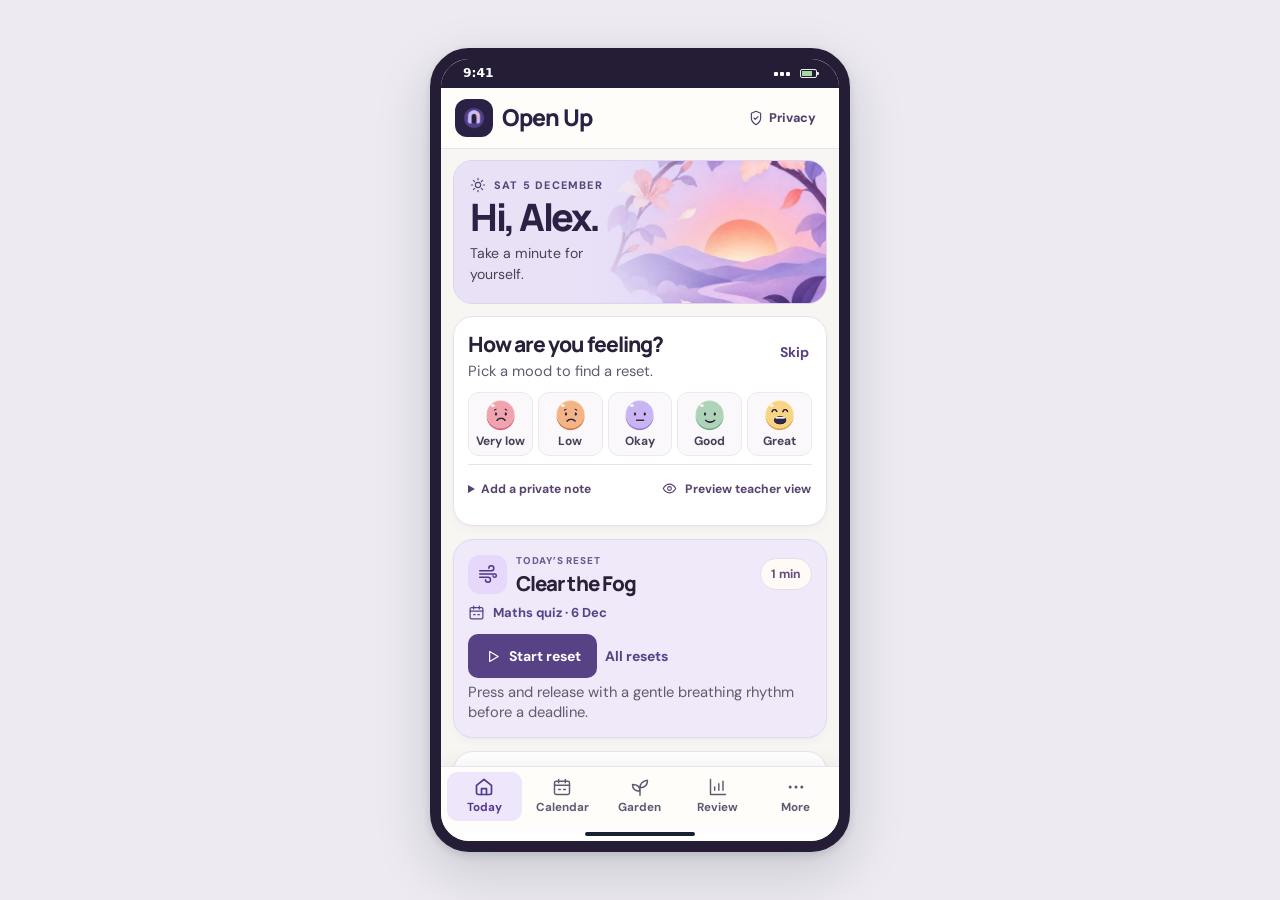
<file: index.html>
<!doctype html>
<html lang="en">
<head>
<meta charset="utf-8"><meta name="viewport" content="width=device-width, initial-scale=1, viewport-fit=cover">
<meta name="theme-color" content="#f8f6f3">
<meta name="description" content="Open Up, an interactive school wellbeing prototype for GTSU2037">
<meta name="apple-mobile-web-app-capable" content="yes">
<meta name="apple-mobile-web-app-status-bar-style" content="default">
<title>Open Up</title>
<link rel="manifest" href="./manifest.webmanifest">
<link rel="icon" href="./icon-192.png" sizes="192x192">
<link rel="apple-touch-icon" href="./icon-192.png">
<link rel="stylesheet" href="./style.css">
<script defer src="./app.js"></script>
</head>
<body class="app-page">
<div class="phone-shell">
  <div class="phone-status" aria-hidden="true">
    <span>9:41</span>
    <span class="phone-status-icons"><i class="status-signal"></i><i class="status-battery"></i></span>
  </div>
  <div class="workspace" id="phone-screen">
    <header class="app-header">
      <a class="brand" href="#today"><img src="./icon-192.png" width="38" height="38" alt=""><span>Open Up</span></a>
      <button type="button" class="app-privacy" data-action="privacy"><span data-icon="shield"></span> Privacy</button>
    </header>
    <main id="main" tabindex="-1"></main>
    <footer class="footer"><span>Open Up · GTSU2037</span><a href="./flow.html" target="_top">User flow demo</a></footer>
  </div>
  <nav id="phone-nav" class="phone-nav" aria-label="App navigation"></nav>
  <div class="phone-home" aria-hidden="true"></div>
  <div id="toast" role="status"></div>
</div>
<dialog id="dialog"><div id="dialog-content"></div></dialog>
</body>
</html>
</file>
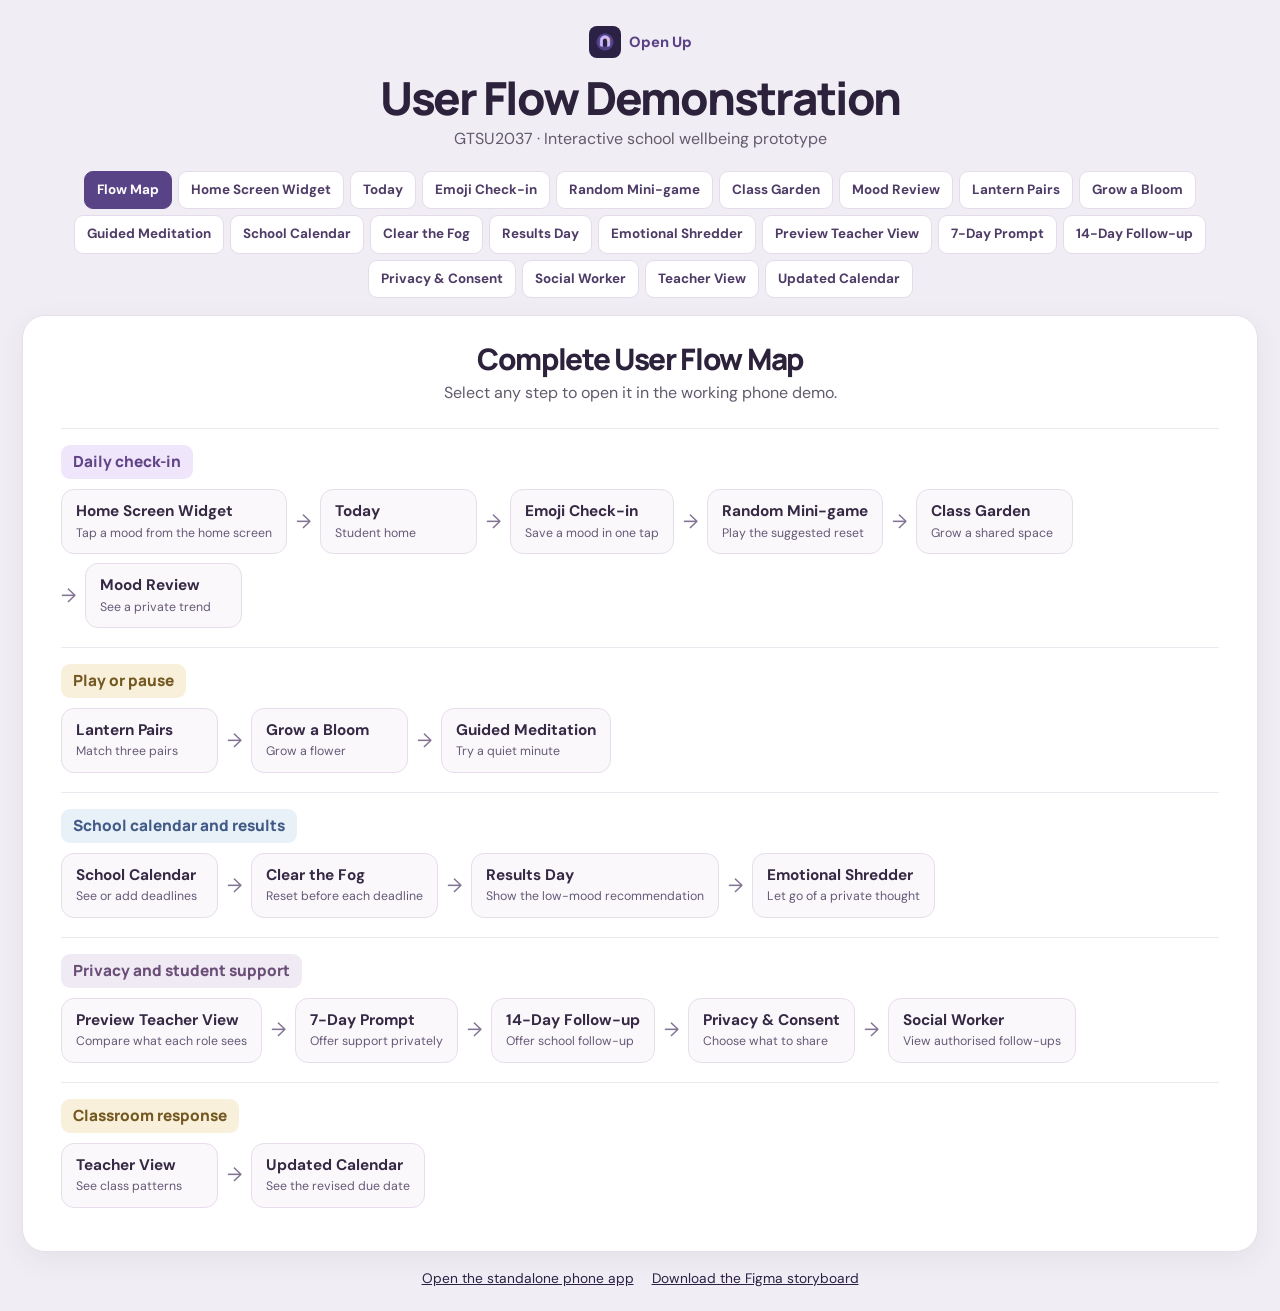
<file: flow.html>
<!doctype html>
<html lang="en">
<head>
<meta charset="utf-8">
<meta name="viewport" content="width=device-width, initial-scale=1">
<meta name="theme-color" content="#f1edf5">
<meta name="description" content="Clickable Open Up user flow and live phone prototype for the GTSU2037 presentation.">
<title>Open Up — User Flow Demonstration</title>
<link rel="icon" href="./icon-192.png">
<link rel="stylesheet" href="./style.css">
<link rel="stylesheet" href="./flow.css">
<script defer src="./flow.js"></script>
</head>
<body class="flow-page">
<header class="flow-header">
  <a class="flow-brand" href="#map"><img src="./icon-192.png" width="32" height="32" alt=""> Open Up</a>
  <h1>User Flow Demonstration</h1>
  <p>GTSU2037 · Interactive school wellbeing prototype</p>
  <nav id="flow-tabs" aria-label="Demo screens"></nav>
</header>
<main class="flow-main">
  <section id="flow-map" class="flow-panel" aria-labelledby="map-heading">
    <div class="map-heading"><h2 id="map-heading" tabindex="-1">Complete User Flow Map</h2><p>Select any step to open it in the working phone demo.</p></div>
    <div id="flow-rows"></div>
  </section>
  <section id="flow-preview" class="flow-preview" aria-labelledby="preview-name" hidden>
    <div class="demo-phone">
      <div class="demo-status" aria-hidden="true"><span>9:41</span><span>••• <i></i></span></div>
      <iframe id="flow-phone" title="Interactive Open Up phone demo"></iframe>
      <div class="demo-home" aria-hidden="true"></div>
    </div>
    <aside class="step-panel">
      <a class="back-link" href="#map">Back to flow map</a>
      <div class="eyebrow" id="preview-group"></div>
      <h2 id="preview-name" tabindex="-1"></h2>
      <p id="preview-cue"></p>
      <div class="step-controls"><a id="previous-step" class="btn quiet">Previous step</a><a id="next-step" class="btn">Next step</a></div>
      <p class="demo-note">This preview uses fictional data. Changes stay in this demonstration tab.</p>
    </aside>
  </section>
</main>
<footer class="flow-footer"><a href="./">Open the standalone phone app</a><a href="./mood-campus-figma-flow.svg" download>Download the Figma storyboard</a></footer>
</body>
</html>
</file>
<file: style.css>
@import url('https://fonts.googleapis.com/css2?family=DM+Sans:wght@400;500;600;700&family=Manrope:wght@400;500;600;700;800&display=swap');

:root{--page:#f8f6f3;--white:#fffdfa;--ink:#282138;--muted:#625a6d;--line:#e9e1ed;--accent:#584286;--dark:#2a2144;--pale:#ede6f9;--lavender:#e9e2f7;--warm:#ffe8d4;--pink:#f9e0e6;--radius:20px;--shadow:0 4px 9px #38254908,0 1px 2px #38254906}
*{box-sizing:border-box}
body{margin:0;background:var(--page);color:var(--ink);font:400 16px/1.5 "DM Sans",system-ui,sans-serif}
button,input,textarea,select{font:inherit}
button{cursor:pointer}
a{color:var(--dark)}
button:focus-visible,a:focus-visible,input:focus-visible,textarea:focus-visible,select:focus-visible{outline:3px solid #7050a8;outline-offset:3px}
h1,h2,h3,p{margin:0}
h1,h2,h3,.brand{font-family:Manrope,system-ui,sans-serif;letter-spacing:-.045em}
h1{font-size:clamp(2.2rem,4vw,3.65rem);line-height:1.06;font-weight:800}
h2{font-size:1.45rem;line-height:1.25;font-weight:800}
h3{font-size:1.12rem;line-height:1.3;font-weight:800}
p{color:var(--muted)}
small{font-size:.875rem}
svg{display:block;width:20px;height:20px;flex:none}
.brand{display:flex;align-items:center;gap:11px;padding:0 5px;color:var(--ink);text-decoration:none;font-size:1.18rem;font-weight:800;white-space:nowrap;line-height:1.2}
.brand-icon{background:var(--dark);color:white;display:grid;place-items:center;width:40px;height:40px;border-radius:13px}
.brand-icon svg{width:24px;height:24px}
.brand small{display:block;font:700 .63rem/1.4 "DM Sans",sans-serif;letter-spacing:.12em;margin-top:4px;color:var(--muted)}
.avatar{display:grid;place-items:center;width:36px;height:36px;border-radius:50%;background:#e9ddcc;color:#614b30;font-weight:700}
.pill{display:inline-flex;align-items:center;gap:7px;border-radius:30px;background:#eee8f9;color:#503c72;font-size:.76rem;font-weight:700;padding:6px 10px;white-space:nowrap}
.btn{background:var(--accent);border:1px solid transparent;color:#fff;min-height:42px;padding:9px 15px;display:inline-flex;align-items:center;justify-content:center;gap:8px;border-radius:10px;text-decoration:none;font-size:.875rem;font-weight:700;white-space:normal}
.btn:hover{background:#43316b}
.btn.quiet{background:#fff;color:var(--dark);border-color:#e4daee}
.btn.quiet:hover{background:var(--pale)}
.btn.soft{background:#eee7fb;color:var(--dark)}
.btn.soft:hover{background:#e4d8f5}
.btn.link{color:var(--accent);background:transparent;padding-inline:0;border-color:transparent}
.btn.link:hover{text-decoration:underline}
.btn svg{width:17px;height:17px}
#main{max-width:1360px;margin:0 auto;padding:26px 32px 16px;outline:none}
.hero{position:relative;isolation:isolate;overflow:hidden;min-height:233px;display:flex;align-items:center;padding:31px 37px;border-radius:24px;background:#dceee3;color:#1a3c2f}
.hero::before{content:"";position:absolute;inset:0;z-index:-1;background:linear-gradient(90deg,#e9e2f7 0%,#e9e2f7 33%,transparent 74%),url('./open-up-hero.webp') center center/cover no-repeat}
.hero h1{margin:7px 0 10px}
.hero p{font-size:1rem;color:#36574a;max-width:440px}
.eyebrow{font-size:.74rem;font-weight:800;letter-spacing:.11em;text-transform:uppercase;color:#35634d}
.hero .eyebrow{display:flex;align-items:center;gap:8px}
.eyebrow svg{width:16px;height:16px}
.dashboard{display:grid;grid-template-columns:minmax(0,1.65fr) minmax(280px,1fr);gap:19px;margin-top:19px;align-items:start}
.stack{display:grid;gap:18px;min-width:0}
.card{border:1px solid var(--line);border-radius:var(--radius);background:#fff;padding:22px;box-shadow:var(--shadow);min-width:0}
.card-head{display:flex;align-items:flex-start;justify-content:space-between;gap:12px;margin-bottom:14px}
.card-head p,.card>p{margin-top:5px;font-size:.92rem}
.icon-badge{display:grid;place-items:center;width:42px;height:42px;flex:none;border-radius:12px;color:#5b4288;background:#f0e8fb}
.icon-badge.amber{color:#8c6223;background:var(--warm)}
.icon-badge.pink{color:#8b4961;background:var(--pink)}
.moods{display:grid;grid-template-columns:repeat(5,minmax(0,1fr));gap:8px;margin:17px 0}
.mood{display:grid;justify-items:center;gap:6px;border:1px solid #e3e8e0;border-radius:12px;background:#f8faf6;color:#42574b;font-size:.74rem;font-weight:700;padding:10px 2px 8px;min-width:0;line-height:1.25}
.mood:hover,.mood[aria-pressed=true]{border-color:#6e9c80;background:#e9f3e9;color:var(--dark)}
.journal{border-top:1px solid #eee8f0;padding-top:7px}
.journal summary{cursor:pointer;color:#51436a;font-size:.88rem;font-weight:700;padding:9px 0}
textarea,input:not([type=checkbox]),select{color:var(--ink);background:#fffcff;border:1px solid #e2d8e9;border-radius:10px;padding:9px 11px;width:100%}
textarea{resize:vertical;min-height:83px}
.field{display:grid;gap:5px;font-size:.9rem;font-weight:700}
.field small{font-weight:400;color:var(--muted)}
.controls{display:flex;gap:9px;align-items:center;flex-wrap:wrap;margin-top:12px}
.split{justify-content:space-between}
.status-text{font-size:.85rem;color:var(--accent);font-weight:700}
.event-list{list-style:none;margin:0;padding:0}
.event{display:flex;gap:11px;align-items:center;padding:10px 0;border-bottom:1px solid #eee8f0}
.event:last-child{border-bottom:0}
.date-tile{background:#eee6fa;color:#5a4283;border-radius:10px;width:43px;min-height:45px;flex:none;display:grid;place-content:center;text-align:center;font-weight:800;line-height:1.1}
.date-tile small{font-size:.64rem;letter-spacing:.08em;text-transform:uppercase;margin-top:3px}
.event-body{flex:1;min-width:0;overflow-wrap:anywhere}
.event-body b{font-size:.91rem;display:block}
.event-body small{color:var(--muted);font-size:.75rem}
.event-chip{font-size:.72rem;padding:4px 8px;background:#efe8f7;color:#574767;border-radius:20px;font-weight:700}
.event-chip.exam{background:#fbefda;color:#77551c}
.event-chip.grades{background:#f4e9ef;color:#79475e}
.recommend{background:#efe9fa;border-color:#e4d8f3}
.recommend .card-head{margin-bottom:8px}
.recommend .icon-badge{background:#e5d9f8}
.recommend small{display:block;color:#5a4b6e;margin-top:6px}
.garden-card{background:#fcf9ee;border-color:#ebe7d7}
.garden-card .garden-art{height:70px;margin:9px 0;border-radius:10px;font-size:1.55rem}
.garden-art{display:flex;align-items:flex-end;justify-content:space-evenly;padding:0 8px 13px;background:linear-gradient(0deg,#c2d4b9bd,transparent 70%),url("./garden.webp") right 55%/cover no-repeat;border-radius:18px;height:190px;font-size:clamp(1.6rem,5vw,3.2rem);overflow:hidden}
.garden-art span:nth-child(even){transform:translateY(-12px)}
meter{width:100%;height:12px;display:block;margin:7px 0}
meter::-webkit-meter-optimum-value{background:#8768ba}
.page-intro{margin:4px 0 21px}
.page-intro h1{font-size:clamp(2rem,4vw,3rem);margin:6px 0 8px}
.grid2,.grid3{display:grid;gap:17px;grid-template-columns:repeat(2,minmax(0,1fr));align-items:start}
.grid3{grid-template-columns:repeat(3,minmax(0,1fr))}
.grid3 .card .btn,.grid2 .card .btn{margin-top:13px}
.grid3 h2,.grid2 h2{margin-top:8px}
.banner{padding:15px 17px;background:#f9efda;border:1px solid #eee1c4;border-radius:13px;margin-top:17px}
.banner p{margin-top:4px}
.chart{display:grid;gap:12px;margin-top:16px}
.bar-row{display:grid;grid-template-columns:4.7rem 1fr 3rem;gap:9px;align-items:center;font-size:.85rem}
.bar{height:12px;border-radius:20px;background:#eee8f3;overflow:hidden}
.bar span{display:block;background:#9579c2;height:100%;border-radius:20px}
.kpi{font-family:Manrope,sans-serif;font-size:2.3rem;font-weight:800;color:var(--accent)}
.history-list{list-style:none;padding:0;margin:10px 0 0}
.history-list li{padding:10px 0;border-bottom:1px solid var(--line);overflow-wrap:anywhere}
.footer{max-width:1360px;margin:auto;padding:8px 34px 22px;display:flex;justify-content:space-between;gap:12px;color:#625c6d;font-size:.77rem}
dialog{width:min(550px,calc(100% - 27px));max-height:90dvh;border:1px solid var(--line);padding:0;border-radius:22px;background:#fff;color:var(--ink);box-shadow:0 20px 80px #132f2950}
dialog::backdrop{background:#132d2370}
.modal{padding:23px}
.modal .card-head{align-items:center}
.modal .stack{gap:13px}
.close{width:37px;height:37px;flex:none;border-radius:50%;color:var(--dark);background:#eee7f8;border:0;display:grid;place-content:center}
.setting{display:flex;align-items:flex-start;gap:10px;padding:10px 0;border-bottom:1px solid var(--line)}
.setting input{margin-top:5px;accent-color:var(--accent)}
.setting small{display:block;color:var(--muted)}
#toast{position:fixed;bottom:17px;right:17px;max-width:calc(100% - 34px);padding:10px 14px;background:var(--dark);color:#fff;border-radius:11px;z-index:4;box-shadow:var(--shadow)}
#toast:empty{display:none}
.exercise{border-radius:15px;background:#f1ecfa;text-align:center;padding:18px;margin:12px 0;overflow:hidden}
.breathe{width:145px;height:145px;margin:13px auto;display:grid;place-content:center;background:#e2d5f8;color:#48316d;border:9px solid #cbb4ec;border-radius:50%;font-weight:800;touch-action:none;user-select:none;transition:transform .55s,background .55s}
.breathe.holding{transform:scale(1.12);background:#d3c0f1}
.thoughts{display:flex;flex-wrap:wrap;justify-content:center;gap:8px;margin:12px auto}
.tear{animation:tear .55s ease-in forwards}
@keyframes tear{to{transform:translateY(22px) scale(.65);opacity:0}}
@media(prefers-reduced-motion:reduce){*,*::before,*::after{animation-duration:.001ms!important;transition-duration:.001ms!important}}

.calendar-event{display:grid;grid-template-columns:auto minmax(0,1fr) auto;column-gap:11px;row-gap:6px}
.event-actions{grid-column:2/-1;display:flex;flex-wrap:wrap;gap:7px}
.event-actions .btn{min-height:36px;padding:5px 9px;font-size:.8rem}
.event-actions .btn svg{width:15px;height:15px}
.reset-context{display:flex;gap:8px;align-items:center;color:var(--accent);font-size:.88rem;font-weight:700;overflow-wrap:anywhere;margin:7px 0}
.reset-context svg{width:17px;height:17px}
.more-list{display:grid;gap:8px}
.more-list .btn{justify-content:flex-start;min-height:45px}
.game-time{width:max-content;font-weight:800;font-variant-numeric:tabular-nums;color:var(--accent);padding:4px 10px;border-radius:999px;background:var(--pale);margin:10px 0}
.bubble-stage{height:166px;position:relative;margin:8px auto 0;max-width:380px}
.bubble{position:absolute;left:36%;top:26%;width:72px;height:72px;border-radius:50%;border:2px solid #639e84;background:radial-gradient(circle at 28% 24%,#fff 0 6%,#d6f1e8 12%,#aad7c7 58%,#8cb9a9);color:#163e31;font-weight:800;touch-action:manipulation;transition:top .28s,left .28s}
.bubble[data-position="1"]{left:70%;top:52%}
.bubble[data-position="2"]{left:7%;top:5%}
.bubble[data-position="3"]{left:59%;top:3%}
.bubble[data-position="4"]{left:16%;top:48%}
.bubble[data-position="5"]{left:44%;top:41%}
.sense-game .controls{justify-content:center}

.app-page {
  --frame-width: 100%;
  --frame-height: 100dvh;
  --bezel: 0px;
  --screen-x: 0px;
  --screen-y: 0px;
  --screen-radius: 0px;
  --home-height: 0px;
  min-height: 100dvh;
  display: grid;
  place-items: center;
}

.phone-shell {
  position: relative;
  display: grid;
  grid-template-rows: auto minmax(0, 1fr) auto auto;
  width: var(--frame-width);
  height: var(--frame-height);
  overflow: hidden;
  border: var(--bezel) solid #241d35;
  background: var(--page);
}

.phone-status, .phone-home {display: none;}

.workspace {
  grid-row: 2;
  overflow: auto;
  overscroll-behavior: contain;
  scrollbar-width: thin;
  scrollbar-color: #beb3cb transparent;
  min-width: 0;
}

.app-header {
  padding: calc(9px + env(safe-area-inset-top)) max(14px, env(safe-area-inset-right)) 9px max(14px, env(safe-area-inset-left));
  background: var(--white);
  border-bottom: 1px solid var(--line);
}

.app-header .brand {width: max-content; padding-inline: 0;}
.app-header .brand-icon {width: 38px; height: 38px; border-radius: 11px;}
.phone-shell #main {max-width: 580px; padding: 12px max(12px, env(safe-area-inset-right)) 12px max(12px, env(safe-area-inset-left));}
.phone-shell .hero {min-height: 132px; padding: 14px 17px; border-radius: 17px;}
.phone-shell .hero::before {background-position: center, center 55%;}
.phone-shell .hero h1 {font-size: 2.25rem; margin: 4px 0 6px;}
.phone-shell .hero p {font-size: .88rem; max-width: 235px;}
.phone-shell .page-intro h1 {font-size: 2rem;}
.phone-shell :is(.dashboard,.grid2,.grid3) {grid-template-columns: minmax(0, 1fr); gap: 13px;}
.phone-shell .dashboard {margin-top: 12px;}
.phone-shell .stack {gap: 13px;}
.phone-shell .card {padding: 15px;}
.phone-shell .moods {margin: 11px 0;}
.phone-shell .mood {font-size: .7rem;}
.phone-shell .recommend .controls {gap: 7px;}
.phone-shell .footer {max-width: 580px; padding: 8px 13px;}
.phone-shell .garden-art {font-size: 2rem;}
.phone-shell .garden-card .garden-art {font-size: 1.55rem;}

.phone-nav {
  grid-row: 3;
  display: grid;
  grid-template-columns: repeat(5, minmax(0, 1fr));
  align-items: center;
  gap: 3px;
  padding: 5px max(6px, env(safe-area-inset-right)) calc(5px + env(safe-area-inset-bottom)) max(6px, env(safe-area-inset-left));
  border-top: 1px solid var(--line);
  background: var(--white);
  box-shadow: 0 -4px 16px #263e3010;
  z-index: 1;
}

.phone-nav a, .phone-nav button {
  display: grid;
  justify-items: center;
  align-content: center;
  gap: 2px;
  min-height: 49px;
  border: 0;
  border-radius: 11px;
  background: transparent;
  color: #625872;
  text-decoration: none;
  font-size: .73rem;
  font-weight: 700;
}

.phone-nav [aria-current="page"] {color: var(--accent); background: #eee6fb;}
.phone-nav a, .phone-nav button, .mood, .btn {touch-action: manipulation;}
.app-page :is(.btn,.event-actions .btn,.close) {min-height: 44px;}
.app-page .close {width: 44px;}
.app-page #toast {position: absolute; bottom: calc(70px + env(safe-area-inset-bottom) + var(--home-height)); right: 12px;}

.app-page dialog {
  position: fixed;
  inset: auto 0 calc(var(--screen-y) + var(--home-height));
  width: calc(var(--frame-width) - 2 * var(--bezel));
  max-width: 100%;
  max-height: min(88dvh, calc(var(--frame-height) - 58px));
  margin: 0 auto;
  border-radius: 20px 20px 0 0;
}

.app-page dialog::backdrop {
  clip-path: inset(var(--screen-y) var(--screen-x) round var(--screen-radius));
}

.app-page .modal {
  padding: 17px max(17px, env(safe-area-inset-right)) calc(17px + env(safe-area-inset-bottom)) max(17px, env(safe-area-inset-left));
}

@media (min-width: 700px) and (min-height: 500px) {
  .app-page:not(.installed-app) {
    --frame-width: 420px;
    --frame-height: min(804px, calc(100dvh - 28px));
    --bezel: 11px;
    --screen-x: calc((100vw - var(--frame-width)) / 2 + var(--bezel));
    --screen-y: calc((100dvh - var(--frame-height)) / 2 + var(--bezel));
    --screen-radius: 28px;
    --home-height: 15px;
    background: #edeaf1;
  }

  .app-page:not(.installed-app) .phone-shell {
    border-radius: calc(var(--screen-radius) + var(--bezel));
    box-shadow: 0 20px 54px #1722312b, 0 3px 9px #17223122;
  }

  .app-page:not(.installed-app) .phone-status {
    grid-row: 1;
    display: flex;
    justify-content: space-between;
    align-items: center;
    min-height: 29px;
    padding: 0 22px;
    color: white;
    background: #241d35;
    font: 700 .77rem/1 system-ui, sans-serif;
  }

  .phone-status-icons {display: flex; align-items: center; gap: 8px;}
  .status-signal {
    width: 19px;
    height: 9px;
    background: radial-gradient(circle,#fff 2px,transparent 2.5px) 0 50% / 6px 8px repeat-x;
  }

  .status-battery {
    position: relative;
    width: 17px;
    height: 9px;
    border: 1px solid #e7eeeb;
    border-radius: 2px;
    background: linear-gradient(90deg,#a9d8a4 0 75%,transparent 75%) content-box;
    padding: 1px;
  }

  .status-battery::after {
    content: "";
    position: absolute;
    right: -3px;
    top: 2px;
    width: 2px;
    height: 3px;
    background: #e7eeeb;
    border-radius: 0 1px 1px 0;
  }

  .app-page:not(.installed-app) .phone-home {
    grid-row: 4;
    display: grid;
    place-items: center;
    height: var(--home-height);
    background: white;
  }

  .phone-home::after {
    content: "";
    background: #172231;
    width: 110px;
    height: 4px;
    border-radius: 4px;
  }
}

.app-header {
  display:flex;
  justify-content:space-between;
  align-items:center;
  padding-top:calc(8px + env(safe-area-inset-top));
  padding-bottom:8px;
}
.app-header .brand {gap:9px; font-size:1.45rem; color:var(--dark);}
.app-header .brand img {border-radius:12px; display:block;}
.app-privacy {
  display:inline-flex;
  gap:5px;
  align-items:center;
  padding:0 9px;
  min-height:44px;
  border:0;
  color:#51406d;
  background:transparent;
  border-radius:10px;
  font-size:.79rem;
  font-weight:800;
}
.app-privacy:hover {background:var(--pale);}
.app-privacy svg {width:16px; height:16px;}
.phone-shell #main {padding-top:11px;}
.phone-shell .hero {
  min-height:139px;
  border:1px solid #ded4f1;
  background:var(--lavender);
  color:var(--dark);
  padding:16px 16px 17px;
  border-radius:19px;
}
.phone-shell .hero h1 {font-size:2.36rem; letter-spacing:-.065em;}
.phone-shell .hero p {color:#493f58; max-width:85%; }
.phone-shell .hero .eyebrow {color:#584679; font-size:.68rem;}
.phone-shell .card {padding:14px;}
.check-in .card-head {align-items:flex-start; gap:7px; margin-bottom:7px;}
.check-in h2 {font-size:1.32rem;}
.check-in .card-head p {margin-top:3px;}
.check-in .card-head .btn {padding:0 2px;}
.status-text {flex:none; border-radius:20px; padding:4px 7px; background:#e5f2e8; color:#365b42; font-size:.69rem; line-height:1;}
.phone-shell .moods {gap:5px; margin:10px 0 8px;}
.phone-shell .mood {
  gap:3px;
  min-height:62px;
  padding:6px 1px;
  background:#fbf8fc;
  border-color:#eee7f2;
  color:#493f57;
  font-size:.68rem;
  border-radius:11px;
  line-height:1.15;
}
.phone-shell .mood:hover {border-color:#bdabd8; background:#f3edf9;}
.phone-shell .mood[aria-pressed="true"] {background:#eee4fb; border-color:#8465b2; color:#3e2968; box-shadow:inset 0 0 0 1px #8465b2;}
.phone-shell .mood-face {width:33px; height:33px; background:url("./moods.webp") var(--face-position) 0/500% 100% no-repeat;}
.phone-shell .mood-label {font-size:.75rem; line-height:1.15;}
.check-in-tools {display:flex; align-items:flex-start; flex-wrap:wrap; gap:0 12px; padding-top:2px; border-top:1px solid var(--line);}
.check-in-tools .journal {flex:1; border:0; padding:0; min-width:130px;}
.check-in-tools .journal[open] {flex-basis:100%;}
.check-in-tools .journal summary,.check-in-tools .btn {min-height:44px; padding-block:9px; font-size:.76rem; color:#57436e;}
.check-in-tools .journal summary {line-height:26px;}
.check-in-tools .btn svg {width:15px; height:15px;}
.reset-title {display:flex; align-items:center; gap:9px; min-width:0;}
.reset-title .icon-badge {width:39px; height:39px; color:#513782; background:#e5d8fa;}
.reset-title h2 {font-size:1.28rem; line-height:1.12;}
.recommend .eyebrow {color:#6d5990; font-size:.62rem; letter-spacing:.08em; margin-bottom:3px;}
.recommend .card-head {align-items:center;}
.recommend .pill {background:#fffaf5; color:#654e7d; border:1px solid #e8dded; flex:none;}
.recommend .reset-context {margin:4px 0 3px; font-size:.81rem;}
.recommend > p {line-height:1.35;}
.reset-controls .btn:first-child {min-width:124px;}
.calendar-intro {display:flex; justify-content:space-between; align-items:center; gap:8px; margin-bottom:15px;}
.calendar-intro .page-intro {margin:0;}
.calendar-intro .btn {flex:none; padding-inline:9px; font-size:.78rem;}
.phone-nav a,.phone-nav button {font-size:.73rem;}
.phone-nav [aria-current="page"] {color:#563990; background:#eee6fb;}
.phone-nav [aria-current="page"] svg {stroke-width:2.05;}
.bubble {background:radial-gradient(circle at 28% 24%,#fff 0 6%,#e9dcff 12%,#c7aeee 58%,#a68ad5); border-color:#9479c6; color:#362658;}

@media (max-width:365px) {
  .phone-shell .card {padding:11px;}
  .phone-shell .mood-face {width:29px; height:29px;}
  .check-in h2 {font-size:1.18rem;}
  .check-in-tools {gap:0 6px;}
  .check-in-tools .journal {min-width:119px;}
}

.form-feedback:empty {display:none;}
.form-feedback {color:#733351; font-size:.86rem;}

.text-link{display:inline-block;margin-top:12px;color:var(--accent);font-weight:700;font-size:.88rem}
.low-support h2,.care-banner h2{font-size:1.16rem}
.care-banner{margin-top:0;padding:14px;background:#fdf0e8;border-color:#ecd9cd}
.care-banner .eyebrow{color:#735143;font-size:.72rem;margin-bottom:4px}
.care-banner .card-head{margin-bottom:6px}
.preview-switch{display:grid;grid-template-columns:1fr 1fr;gap:7px}
.preview-switch [aria-pressed="true"]{color:white;background:var(--accent)}
.preview-personal{padding:9px 10px;border-radius:9px;background:var(--pale);color:var(--dark);font-size:.9rem}
.mood-trend{width:100%;height:auto;display:block;margin-top:8px}
.mood-trend text{font:10px "DM Sans",sans-serif;fill:var(--muted)}
.mood-trend .gridline{stroke:var(--line);stroke-width:1}
.mood-trend .trend-segments{stroke:#8a68b5;stroke-width:2.5}
.mood-trend circle{fill:#584286;stroke:white;stroke-width:1}
.trend-heading{margin-top:16px}
.lantern-game{background:linear-gradient(#332849,#52426c);color:#fff7ed}
.lantern-game p{color:#fff7ed}
.lantern-board{max-width:288px;margin:12px auto;display:grid;grid-template-columns:repeat(3,minmax(0,1fr));gap:8px}
.lantern-tile{border:1px solid #b0a0cc;border-radius:14px;background:#685484;color:#f7de9c;aspect-ratio:1.12;font-size:1.45rem;transition:background .2s,box-shadow .2s}
.lantern-tile[data-lit="true"]{background:#ffdb99;color:#35273c;box-shadow:0 0 18px #ffcb6da8}
.lantern-tile:disabled{cursor:default;background:#ffe7b8;opacity:.8}
.bloom-game{background:linear-gradient(#f6e8f7,#e6f0ec)}
.bloom-plot{height:114px;position:relative;margin:auto;width:130px}
.bloom-pot{position:absolute;inset:auto 35px 0;height:30px;background:#be806d;clip-path:polygon(0 0,100% 0,83% 100%,17% 100%)}
.bloom-plant{position:absolute;width:13px;height:11px;left:calc(50% - 6px);bottom:27px;background:#785b43;border-radius:50%;transition:height .25s,bottom .25s,background .25s}
.bloom-plot[data-stage="1"] .bloom-plant,.bloom-plot[data-stage="2"] .bloom-plant,.bloom-plot[data-stage="3"] .bloom-plant{width:6px;left:calc(50% - 3px);height:27px;border-radius:5px;background:#53836a}
.bloom-plot[data-stage="2"] .bloom-plant,.bloom-plot[data-stage="3"] .bloom-plant{height:53px}
.bloom-plant::before,.bloom-plant::after{content:"";position:absolute;opacity:0}
.bloom-plot:not([data-stage="0"]) .bloom-plant::before{opacity:1;background:#83af82;width:15px;height:9px;bottom:9px;left:4px;border-radius:100% 0;transform:rotate(-23deg)}
.bloom-plot[data-stage="2"] .bloom-plant::after,.bloom-plot[data-stage="3"] .bloom-plant::after{opacity:1;width:14px;height:14px;left:-4px;top:-8px;background:var(--petal);border-radius:50%}
.bloom-plot[data-stage="3"] .bloom-plant::after{background:#f5d784;box-shadow:0 -10px var(--petal),0 10px var(--petal),10px 0 var(--petal),-10px 0 var(--petal);animation:bloom-appear .4s ease-out}
@keyframes bloom-appear{from{transform:scale(.4)}to{transform:scale(1)}}
.bloom-colours{display:flex;justify-content:center;flex-wrap:wrap;gap:5px;margin:10px 0}
.bloom-colour{gap:4px;font-size:.75rem;padding-inline:7px}
.bloom-colour span{width:10px;height:10px;border-radius:100%;background:var(--petal)}
.bloom-colour[aria-pressed="true"]{background:var(--pale);border-color:#977ab9}
.meditation-orb{width:64px;height:64px;border-radius:50%;margin:14px auto;background:radial-gradient(circle at 35% 30%,#fff2c7,#dcbde9 65%,#b395d1)}
.meditation progress{display:block;margin:0 auto;width:min(100%,210px);accent-color:var(--accent)}

.phone-nav[hidden] {display:none}
.workspace[data-view="widget"] {
  background:
    linear-gradient(180deg,#f0e7f8 0%,#efe4f8f0 18%,#e4d8fa35 60%,#63517c55 100%),
    url("./open-up-hero.webp") right 52%/auto 100% no-repeat #ddd0f0;
}
.workspace[data-view="widget"] .app-header,
.workspace[data-view="widget"] .footer {display:none}
.phone-shell .workspace[data-view="widget"] #main {
  min-height:100%;
  max-width:430px;
  display:flex;
  padding:calc(36px + env(safe-area-inset-top)) max(15px, env(safe-area-inset-right)) calc(22px + env(safe-area-inset-bottom)) max(15px, env(safe-area-inset-left));
}
.home-layout {display:flex; flex:1; flex-direction:column; min-width:0; gap:14px}
.home-date {
  display:block;
  padding-left:8px;
  color:#523e66;
  font-size:.9rem;
  font-weight:800;
}
.mood-widget {
  padding:15px 13px 11px;
  border:1px solid #fffefa;
  border-radius:24px;
  background:#fefbfff7;
  box-shadow:0 12px 28px #37254b20;
}
.widget-brand {
  display:flex;
  align-items:center;
  gap:7px;
  color:#5d4383;
  font-size:.8rem;
  font-weight:800;
}
.widget-brand img {border-radius:8px}
.mood-widget h1 {font-size:1.38rem; margin:10px 0 2px; letter-spacing:-.048em}
.widget-hint {font-size:.9rem}
.mood-widget .moods {margin:12px 0 5px}
.mood-widget .mood {min-height:56px}
.mood-widget .mood-label {font-size:.71rem}
.widget-bottom {
  display:flex;
  justify-content:space-between;
  align-items:center;
  flex-wrap:wrap;
  min-height:45px;
  gap:4px 9px;
}
.widget-bottom .btn {font-size:.78rem; padding-inline:9px}
.widget-private,.widget-saved {
  display:inline-flex;
  align-items:center;
  gap:5px;
  color:#5c4d74;
  font-size:.79rem;
  font-weight:700;
}
.widget-private svg {width:15px; height:15px}
.widget-saved {color:#34583f}
.home-launcher {
  display:flex;
  justify-content:center;
  margin-top:auto;
  padding-top:48px;
}
.home-launcher a {
  display:grid;
  justify-items:center;
  gap:4px;
  border-radius:15px;
  padding:7px 11px;
  background:#f7f0f9e5;
  color:#39264f;
  box-shadow:0 4px 12px #36244128;
  font-size:.74rem;
  font-weight:800;
  text-decoration:none;
}
.home-launcher a:hover {background:#fff8ff}
.home-launcher img {border-radius:16px}
.phone-shell:has(.workspace[data-view="widget"]) .phone-home {background:#dfd2ec}
.app-page .phone-shell:has(.workspace[data-view="widget"]) #toast {
  bottom:calc(102px + env(safe-area-inset-bottom) + var(--home-height));
}
@media (max-width:350px) {
  .phone-shell .workspace[data-view="widget"] #main {padding-inline:9px}
  .mood-widget {padding-inline:9px}
}
</file>
<file: flow.css>
.flow-page {background:#f1edf5; color:#2c223c;}
.flow-header {
  max-width:1400px;
  margin:0 auto;
  padding:26px 24px 17px;
  text-align:center;
}
.flow-brand {
  display:inline-flex;
  align-items:center;
  gap:8px;
  color:var(--accent);
  font-size:.92rem;
  font-weight:800;
  text-decoration:none;
}
.flow-brand img {border-radius:8px;}
.flow-header h1 {font-size:clamp(1.9rem,4.2vw,2.85rem); margin:9px 0 5px;}
.flow-header p {font-size:1rem;}
#flow-tabs {
  margin:20px auto 0;
  display:flex;
  align-items:center;
  justify-content:center;
  flex-wrap:wrap;
  gap:6px;
}
#flow-tabs a {
  background:#fff;
  color:#4e3c67;
  border:1px solid #e5dceb;
  padding:8px 12px;
  border-radius:9px;
  text-decoration:none;
  font-weight:700;
  font-size:.84rem;
}
#flow-tabs a:hover {background:#ede4f8;}
#flow-tabs a[aria-current="page"] {background:#594387; border-color:#594387; color:#fff;}
.flow-main {max-width:1320px; margin:0 auto; padding:0 22px;}
.flow-panel {
  background:white;
  border:1px solid #e8dfed;
  border-radius:23px;
  padding:24px clamp(15px,3vw,38px);
  box-shadow:0 8px 28px #253d2910;
}
.map-heading {text-align:center; margin-bottom:23px;}
.map-heading h2 {font-size:clamp(1.35rem,3vw,1.85rem); margin-bottom:4px;}
.journey {--lane:#624587; --lane-bg:#efe6fb; padding:16px 0 19px; border-top:1px solid #eee8f0;}
.journey.blue {--lane:#425b86; --lane-bg:#e8f0f8;}
.journey.violet {--lane:#6a4e77; --lane-bg:#f0eaf5;}
.journey.gold {--lane:#745821; --lane-bg:#f8f0da;}
.journey h3 {
  display:inline-block;
  margin-bottom:10px;
  border-radius:9px;
  background:var(--lane-bg);
  color:var(--lane);
  padding:7px 12px;
  font-size:.96rem;
  letter-spacing:0;
}
.journey ol {
  display:flex;
  gap:9px;
  flex-wrap:wrap;
  margin:0;
  padding:0;
  list-style:none;
}
.journey li {display:flex; align-items:center; gap:9px; min-width:0;}
.journey .connector {color:#837392; font-size:1.22rem; flex:none;}
.journey a {
  display:grid;
  align-content:center;
  min-height:65px;
  min-width:157px;
  padding:9px 14px;
  border:1px solid #e7ddeb;
  border-radius:13px;
  color:#352944;
  background:#fbf8fc;
  text-decoration:none;
}
.journey a:hover {color:var(--lane); border-color:var(--lane); background:var(--lane-bg);}
.journey strong {font-size:.96rem;}
.journey small {color:#655976; font-size:.77rem;}
.flow-preview {
  display:grid;
  grid-template-columns:minmax(0,420px) minmax(0,340px);
  align-items:start;
  justify-content:center;
  gap:clamp(14px,4vw,48px);
  padding:5px 0 12px;
}
.flow-preview[hidden] {display:none;}
.step-panel {
  padding:21px;
  background:#fff;
  border:1px solid #e7ddeb;
  border-radius:18px;
  margin-top:18px;
}
.step-panel h2 {font-size:1.7rem; margin:5px 0 9px;}
.step-panel .eyebrow {margin-top:18px;}
.back-link {font-size:.9rem; font-weight:700;}
.step-controls {display:flex; flex-wrap:wrap; gap:8px; margin-top:19px;}
.demo-note {margin-top:15px; color:#655976; font-size:.81rem;}
.demo-phone {
  width:100%;
  display:grid;
  height:clamp(590px,76dvh,780px);
  grid-template-rows:29px minmax(0,1fr) 14px;
  overflow:hidden;
  border:11px solid #241d35;
  border-radius:37px;
  background:#241d35;
  box-shadow:0 18px 38px #1722312b;
}
.demo-status {display:flex; justify-content:space-between; align-items:center; padding:0 20px; color:white; font:700 .77rem system-ui,sans-serif;}
.demo-status span:last-child {display:flex; align-items:center; gap:8px;}
.demo-status i {display:inline-block; border:1px solid white; background:#a9d8a4; border-radius:2px; width:13px; height:7px;}
.demo-phone iframe {width:100%; height:100%; border:0; background:var(--page);}
.demo-home {display:grid; place-items:center; background:#fff;}
.demo-home::after {content:""; width:95px; height:4px; border-radius:4px; background:#172231;}
.flow-footer {display:flex; justify-content:center; flex-wrap:wrap; gap:18px; padding:16px 10px 23px; font-size:.86rem;}
@media(max-width:670px) {
  .flow-header {padding:16px 12px 11px;}
  #flow-tabs {justify-content:flex-start; flex-wrap:nowrap; overflow:auto; padding:4px; margin-top:12px;}
  #flow-tabs a {flex:none;}
  .flow-main {padding:0 10px;}
  .journey ol {display:grid; gap:5px;}
  .journey li {display:grid; justify-items:stretch; gap:2px;}
  .journey .connector {justify-self:center; transform:rotate(90deg); line-height:1;}
  .journey a {min-height:56px;}
  .flow-preview {grid-template-columns:minmax(0,420px);}
  .step-panel {grid-row:1; margin-top:0; padding:14px;}
  .step-panel .eyebrow {margin-top:8px;}
  .step-panel .demo-note {margin-top:8px;}
  .step-controls {margin-top:9px;}
  .demo-phone {border-width:8px; height:clamp(520px,77dvh,735px);}
}
</file>
